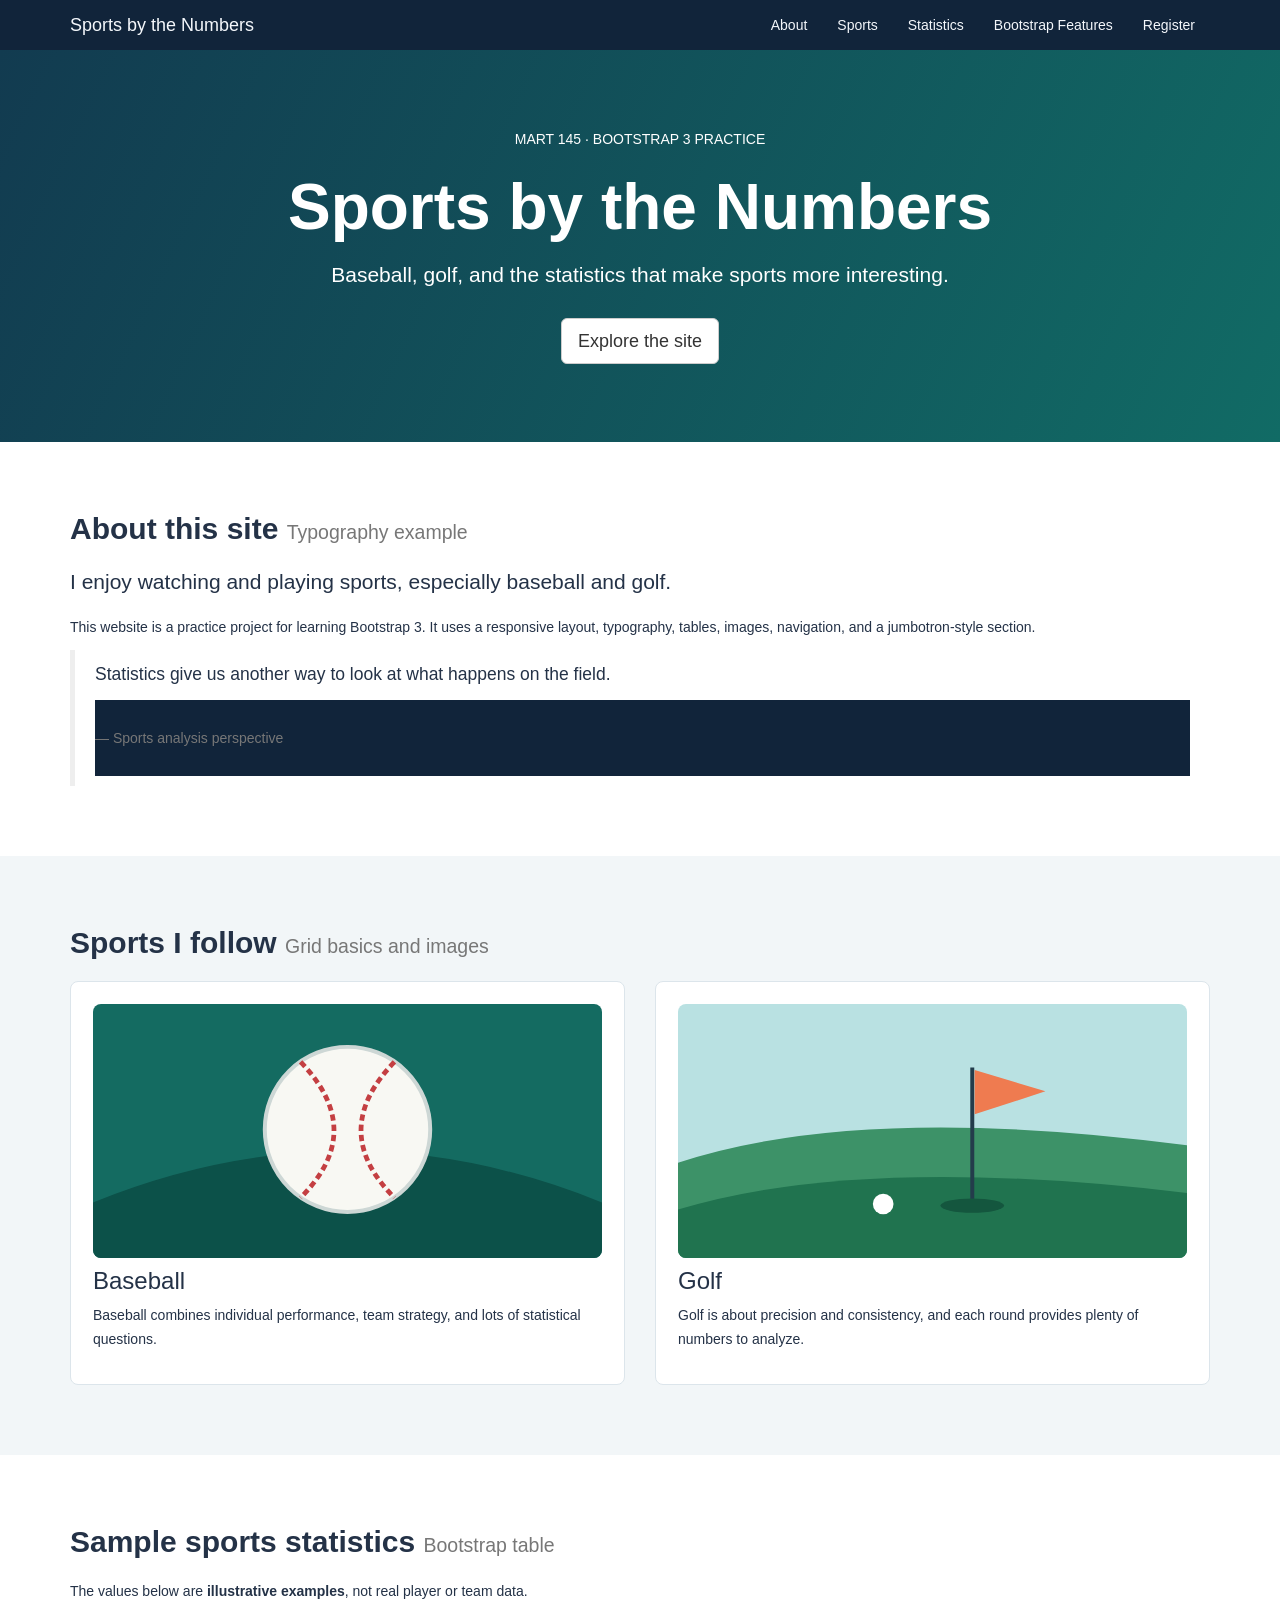
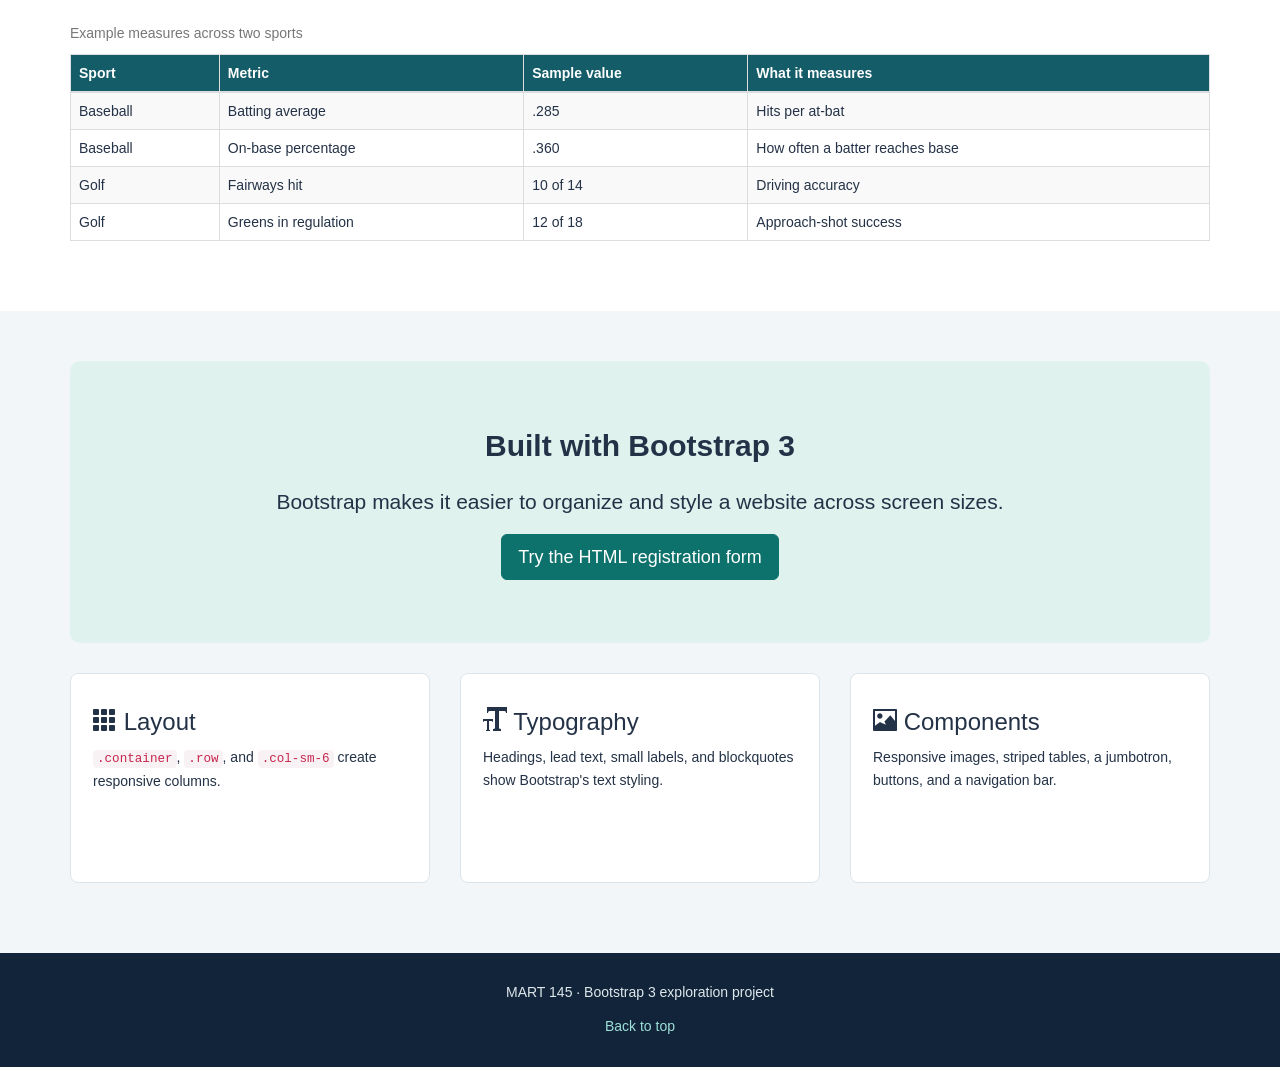
<file: index.html>
<!DOCTYPE html>
<html lang="en">
<head>
  <meta charset="utf-8">
  <meta name="viewport" content="width=device-width, initial-scale=1">
  <meta name="description" content="A Bootstrap 3 sports website exploring baseball, golf, and statistics.">
  <title>Sports by the Numbers | Bootstrap Project</title>
  <!-- Bootstrap 3 CSS linked through a CDN; no download required. -->
  <link rel="stylesheet" href="https://maxcdn.bootstrapcdn.com/bootstrap/3.4.1/css/bootstrap.min.css">
  <link rel="stylesheet" href="styles.css">
</head>
<body id="top">
  <nav class="navbar navbar-inverse" aria-label="Main navigation">
    <div class="container">
      <div class="navbar-header">
        <button type="button" class="navbar-toggle collapsed" data-toggle="collapse" data-target="#main-nav" aria-expanded="false" aria-controls="main-nav">
          <span class="sr-only">Toggle navigation</span>
          <span class="icon-bar"></span><span class="icon-bar"></span><span class="icon-bar"></span>
        </button>
        <a class="navbar-brand" href="#top">Sports by the Numbers</a>
      </div>
      <div class="collapse navbar-collapse" id="main-nav">
        <ul class="nav navbar-nav navbar-right">
          <li><a href="#about">About</a></li><li><a href="#sports">Sports</a></li><li><a href="#numbers">Statistics</a></li><li><a href="#bootstrap">Bootstrap Features</a></li>
          <li><a href="../HTML%20Forms/registration.html">Register</a></li>
        </ul>
      </div>
    </div>
  </nav>
  <header class="hero text-center">
    <div class="container">
      <p class="text-uppercase">MART 145 · Bootstrap 3 practice</p>
      <h1>Sports by the Numbers</h1>
      <p class="lead">Baseball, golf, and the statistics that make sports more interesting.</p>
      <a href="#sports" class="btn btn-default btn-lg">Explore the site</a>
    </div>
  </header>
  <main>
    <section class="section" id="about"><div class="container">
      <h2>About this site <small>Typography example</small></h2>
      <p class="lead">I enjoy watching and playing sports, especially baseball and golf.</p>
      <p>This website is a practice project for learning Bootstrap 3. It uses a responsive layout, typography, tables, images, navigation, and a jumbotron-style section.</p>
      <blockquote><p>Statistics give us another way to look at what happens on the field.</p><footer>Sports analysis perspective</footer></blockquote>
    </div></section>
    <section class="section section-alt" id="sports"><div class="container">
      <h2>Sports I follow <small>Grid basics and images</small></h2>
      <div class="row">
        <div class="col-sm-6"><article class="feature-card">
          <img class="img-responsive sport-image" src="images/baseball.svg" alt="Illustration of a baseball on a green field">
          <h3>Baseball</h3><p>Baseball combines individual performance, team strategy, and lots of statistical questions.</p>
        </article></div>
        <div class="col-sm-6"><article class="feature-card">
          <img class="img-responsive sport-image" src="images/golf.svg" alt="Illustration of a golf green, flag, and ball">
          <h3>Golf</h3><p>Golf is about precision and consistency, and each round provides plenty of numbers to analyze.</p>
        </article></div>
      </div>
    </div></section>
    <section class="section" id="numbers"><div class="container">
      <h2>Sample sports statistics <small>Bootstrap table</small></h2>
      <p>The values below are <strong>illustrative examples</strong>, not real player or team data.</p>
      <div class="table-responsive"><table class="table table-striped table-bordered table-hover">
        <caption>Example measures across two sports</caption>
        <thead><tr><th scope="col">Sport</th><th scope="col">Metric</th><th scope="col">Sample value</th><th scope="col">What it measures</th></tr></thead>
        <tbody><tr><td>Baseball</td><td>Batting average</td><td>.285</td><td>Hits per at-bat</td></tr>
        <tr><td>Baseball</td><td>On-base percentage</td><td>.360</td><td>How often a batter reaches base</td></tr>
        <tr><td>Golf</td><td>Fairways hit</td><td>10 of 14</td><td>Driving accuracy</td></tr>
        <tr><td>Golf</td><td>Greens in regulation</td><td>12 of 18</td><td>Approach-shot success</td></tr></tbody>
      </table></div>
    </div></section>
    <section class="section section-alt" id="bootstrap"><div class="container">
      <div class="jumbotron custom-jumbo text-center"><h2>Built with Bootstrap 3</h2>
        <p>Bootstrap makes it easier to organize and style a website across screen sizes.</p>
        <p><a class="btn btn-accent btn-lg" href="../HTML%20Forms/registration.html">Try the HTML registration form</a></p>
      </div>
      <div class="row">
        <div class="col-sm-4"><div class="feature-card"><h3><span class="glyphicon glyphicon-th" aria-hidden="true"></span> Layout</h3><p><code>.container</code>, <code>.row</code>, and <code>.col-sm-6</code> create responsive columns.</p></div></div>
        <div class="col-sm-4"><div class="feature-card"><h3><span class="glyphicon glyphicon-text-size" aria-hidden="true"></span> Typography</h3><p>Headings, lead text, small labels, and blockquotes show Bootstrap's text styling.</p></div></div>
        <div class="col-sm-4"><div class="feature-card"><h3><span class="glyphicon glyphicon-picture" aria-hidden="true"></span> Components</h3><p>Responsive images, striped tables, a jumbotron, buttons, and a navigation bar.</p></div></div>
      </div>
    </div></section>
  </main>
  <footer><div class="container text-center"><p>MART 145 · Bootstrap 3 exploration project</p><a href="#top">Back to top</a></div></footer>
  <script src="https://ajax.googleapis.com/ajax/libs/jquery/3.7.1/jquery.min.js"></script>
  <script src="https://maxcdn.bootstrapcdn.com/bootstrap/3.4.1/js/bootstrap.min.js"></script>
</body>
</html>
</file>
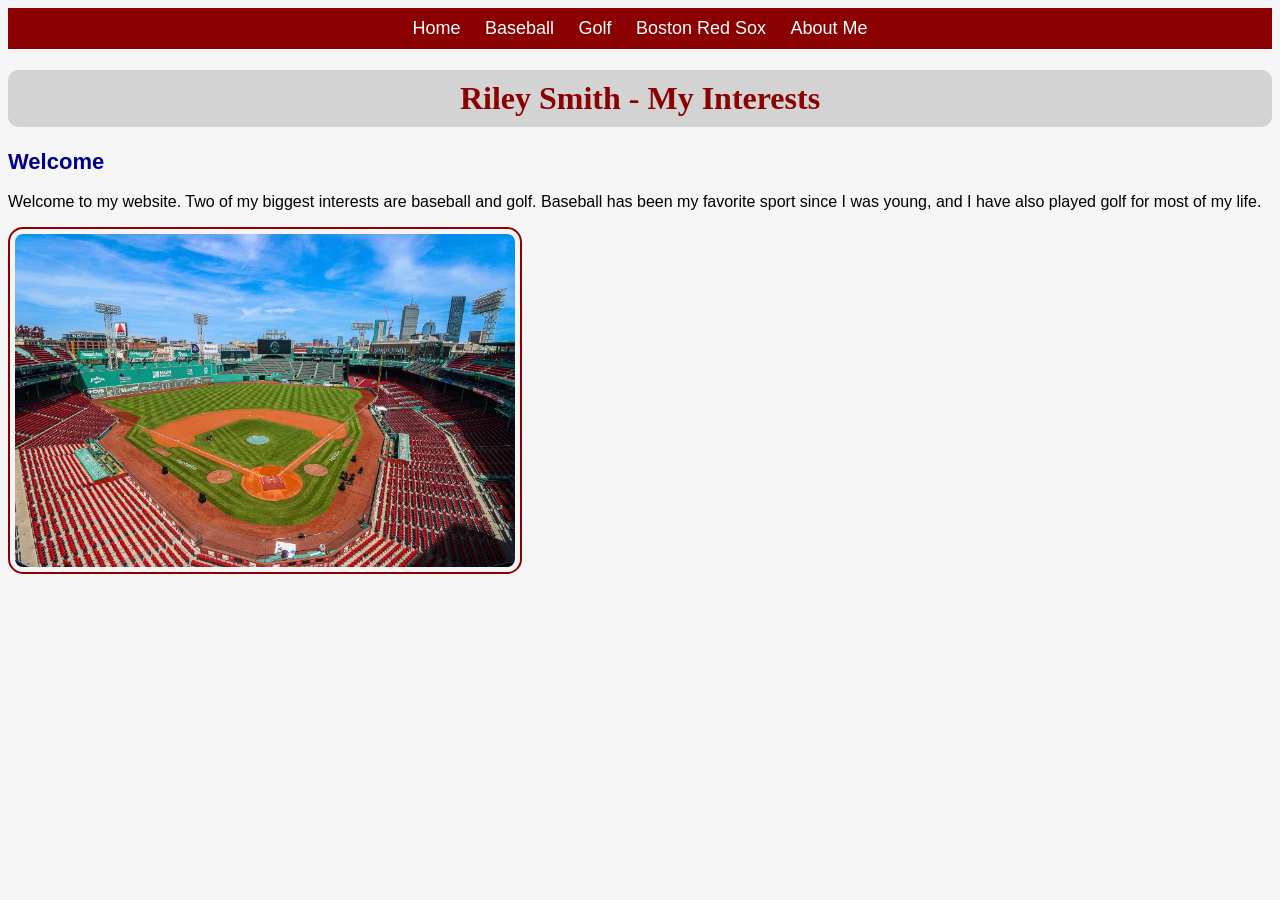
<file: five-page-website/index.html>
<!DOCTYPE html>

<html lang="en">

<head>
    <meta charset="UTF-8">
    <title>Riley Smith - My Interests</title>
    <link rel="stylesheet" href="styles.css">
</head>

<body>
    <div class="navbar">
    <ul>
        <li><a href="index.html">Home</a></li>
        <li><a href="Baseball.html">Baseball</a></li>
        <li><a href="golf.html">Golf</a></li>
        <li><a href="redsox.html">Boston Red Sox</a></li>
        <li><a href="about.html">About Me</a></li>
    </ul>
    </div>
    
    <h1>Riley Smith - My Interests</h1>

    <h2>Welcome</h2>

    <p>
        Welcome to my website. Two of my biggest interests are baseball
        and golf. Baseball has been my favorite sport since I was young,
        and I have also played golf for most of my life.
    </p>

    <img src="Fenway-Park-field.jpg"
         alt="View of Fenway Park baseball field"
         width="500">

</body>

</html>
</file>
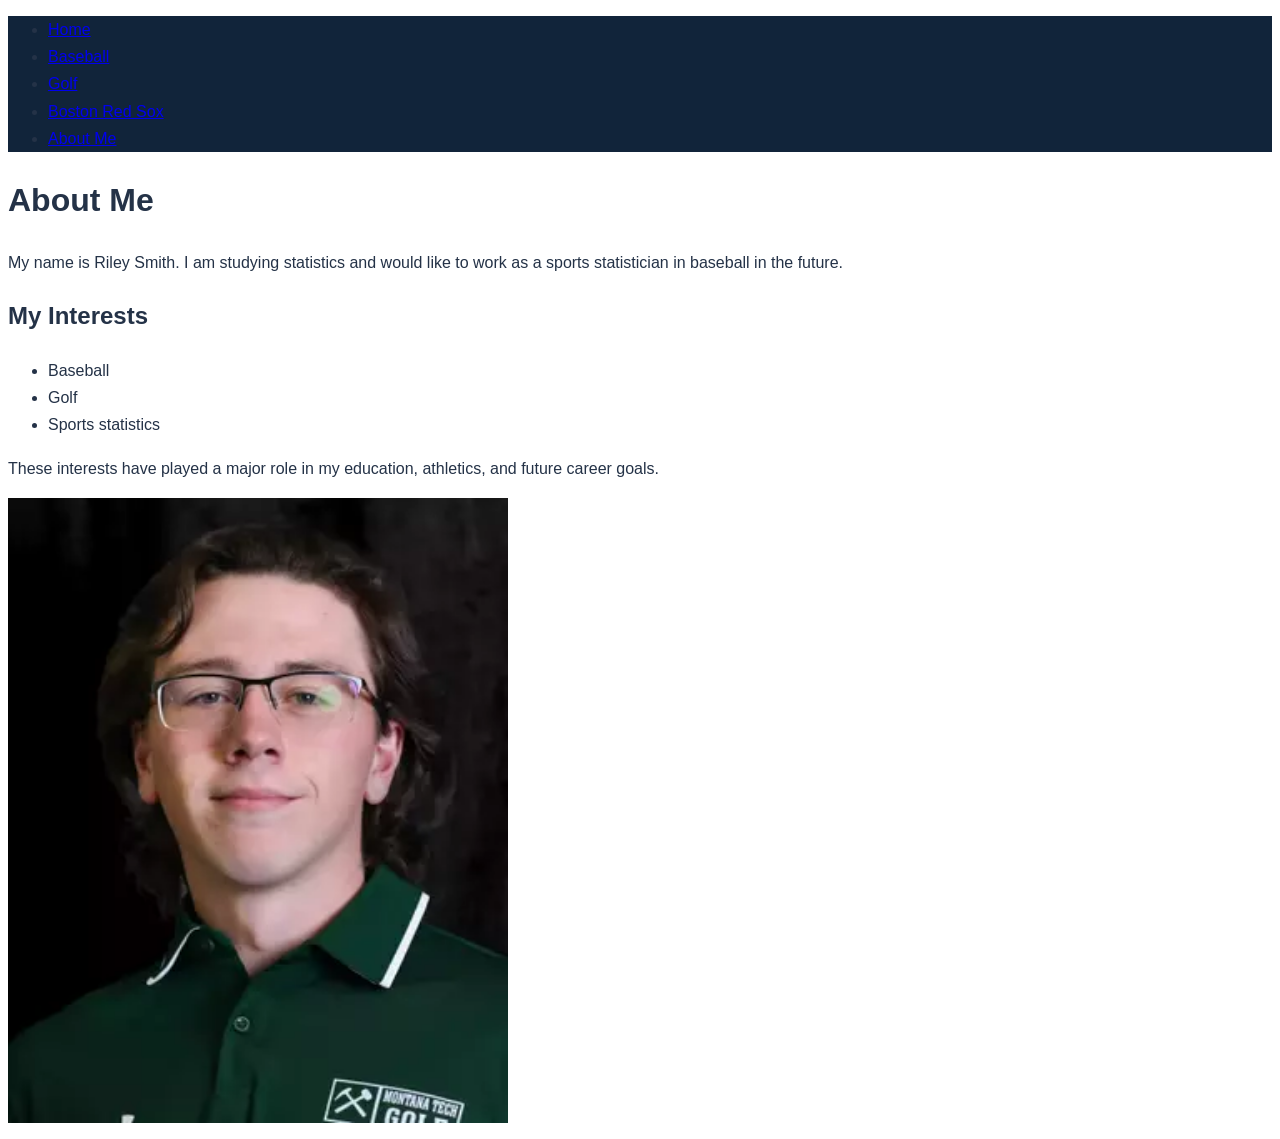
<file: about.html>
<!DOCTYPE html>
<html lang="en">

<head>
    <meta charset="UTF-8">
    <title>About Me</title>
    <link rel="stylesheet" href="styles.css">
</head>

<body>
    <div class="navbar">
    <ul>
        <li><a href="index.html">Home</a></li>
        <li><a href="Baseball.html">Baseball</a></li>
        <li><a href="golf.html">Golf</a></li>
        <li><a href="redsox.html">Boston Red Sox</a></li>
        <li><a href="about.html">About Me</a></li>
    </ul>
    </div>
    
    <h1>About Me</h1>

    <p>
        My name is Riley Smith. I am studying statistics and would like
        to work as a sports statistician in baseball in the future.
    </p>

    <h2>My Interests</h2>

    <ul>
        <li>Baseball</li>
        <li>Golf</li>
        <li>Sports statistics</li>
    </ul>

    <p>
        These interests have played a major role in my education,
        athletics, and future career goals.
    </p>

    <img src="MyGolf.jpeg" alt="Picture of me at Montana Tech" width="500">

</body>

</html>
</file>
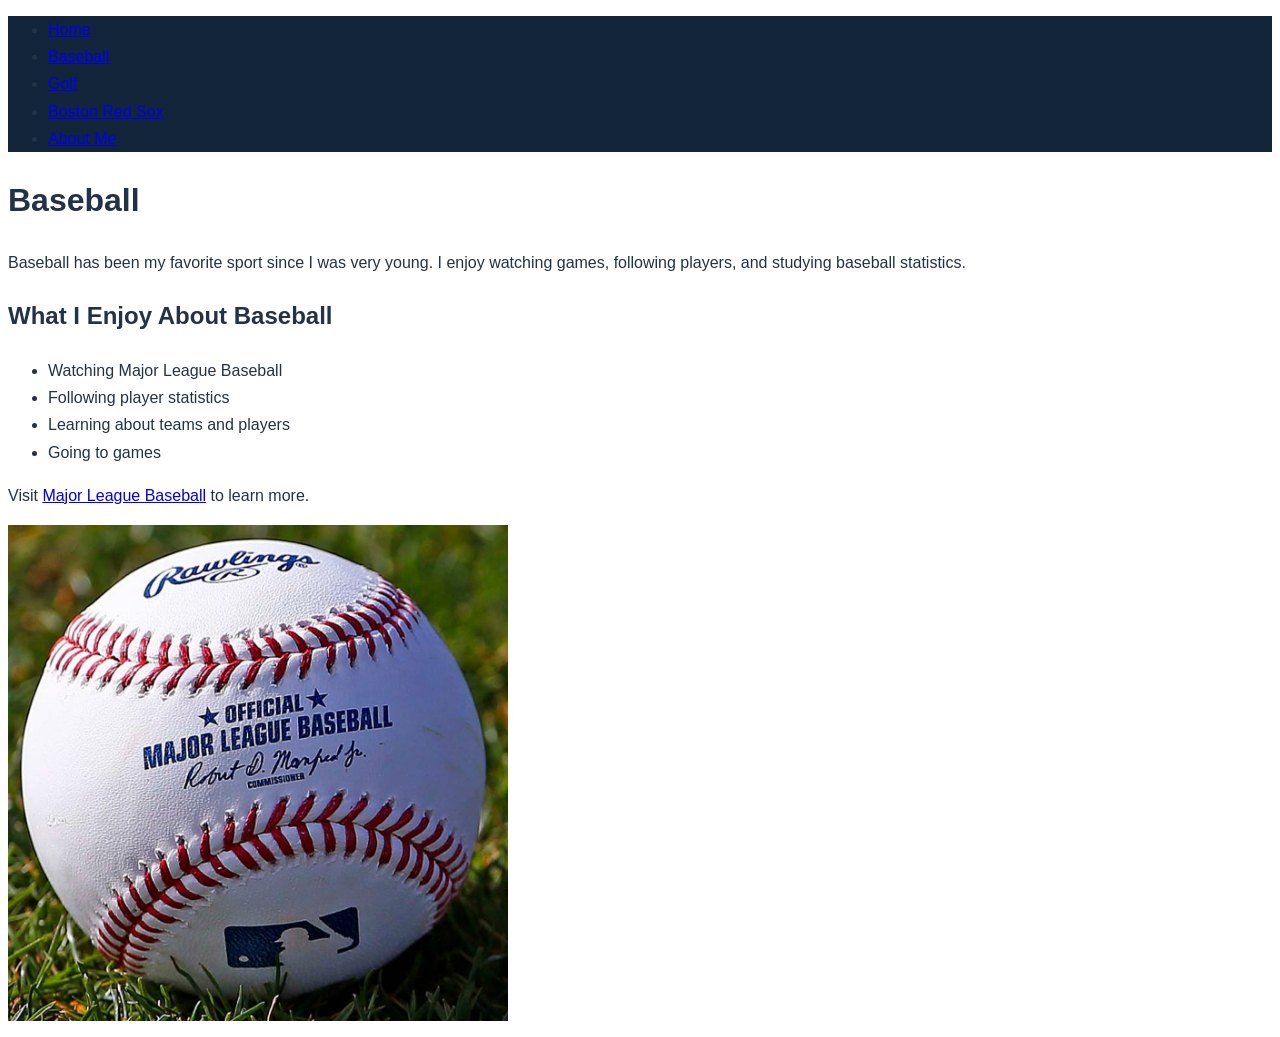
<file: Baseball.html>
<!DOCTYPE html>

<html lang="en">

<head>
    <meta charset="UTF-8">
    <title>Baseball</title>
    <link rel="stylesheet" href="styles.css">
</head>

<body>

    <div class="navbar">
    <ul>
        <li><a href="index.html">Home</a></li>
        <li><a href="Baseball.html">Baseball</a></li>
        <li><a href="golf.html">Golf</a></li>
        <li><a href="redsox.html">Boston Red Sox</a></li>
        <li><a href="about.html">About Me</a></li>
    </ul>
    </div>

    <h1>Baseball</h1>

    <p>
        Baseball has been my favorite sport since I was very young.
        I enjoy watching games, following players, and studying baseball
        statistics.
    </p>

    <h2>What I Enjoy About Baseball</h2>

    <ul>
        <li>Watching Major League Baseball</li>
        <li>Following player statistics</li>
        <li>Learning about teams and players</li>
        <li>Going to games</li>
    </ul>

    <p>
        Visit
        <a href="https://www.mlb.com/">Major League Baseball</a>
        to learn more.
    </p>

    <img src="baseball.jpg" alt="Baseball" width="500">

</body>

</html>
</file>
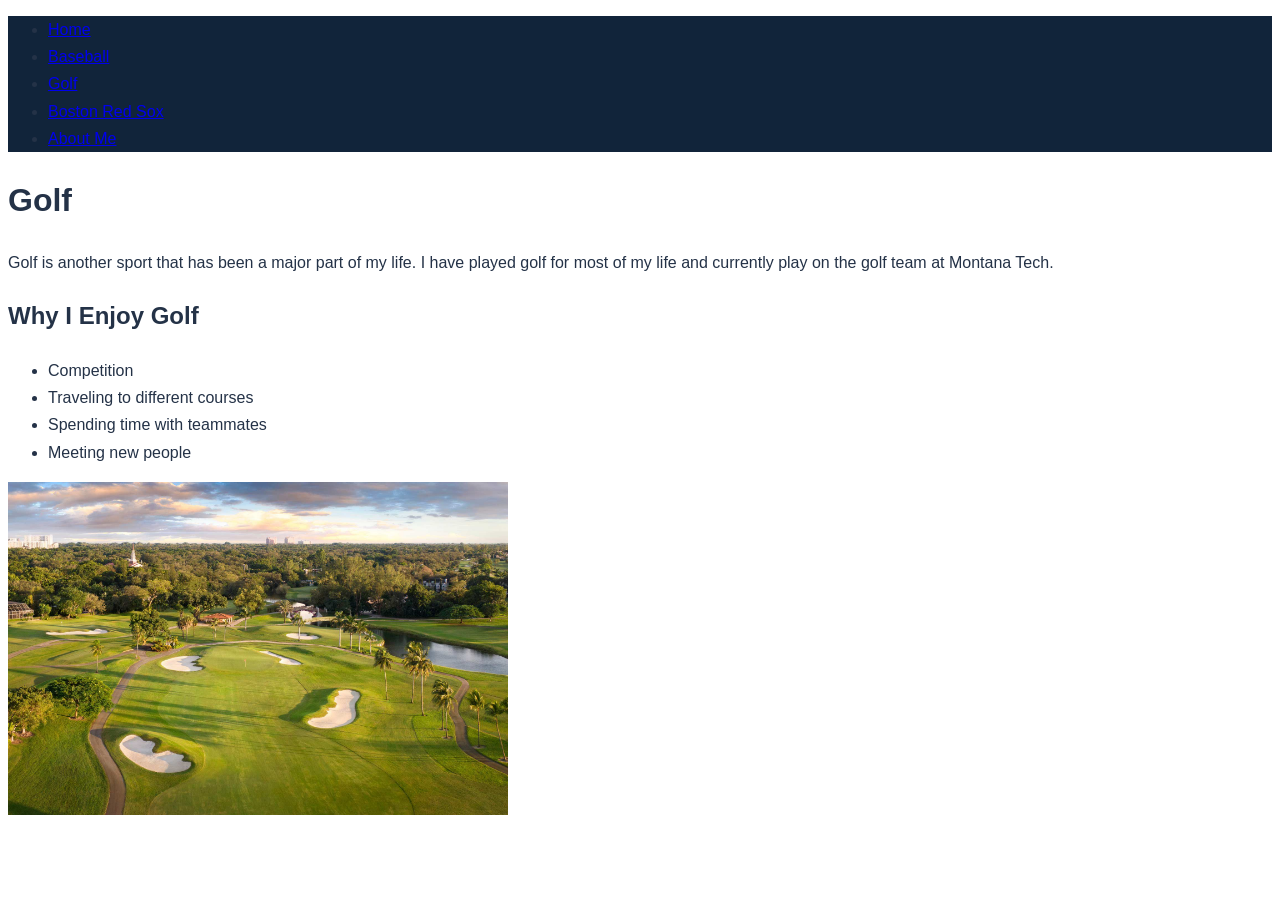
<file: golf.html>
<!DOCTYPE html>
<html lang="en">

<head>
    <meta charset="UTF-8">
    <title>Golf</title>
    <link rel="stylesheet" href="styles.css">
</head>

<body>
    <div class="navbar">
    <ul>
        <li><a href="index.html">Home</a></li>
        <li><a href="Baseball.html">Baseball</a></li>
        <li><a href="golf.html">Golf</a></li>
        <li><a href="redsox.html">Boston Red Sox</a></li>
        <li><a href="about.html">About Me</a></li>
    </ul>
    </div>
    
    <h1>Golf</h1>

    <p>
        Golf is another sport that has been a major part of my life.
        I have played golf for most of my life and currently play on
        the golf team at Montana Tech.
    </p>

    <h2>Why I Enjoy Golf</h2>

    <ul>
        <li>Competition</li>
        <li>Traveling to different courses</li>
        <li>Spending time with teammates</li>
        <li>Meeting new people</li>
    </ul>

    <img src="golf.jpg" alt="Golf course" width="500">


</body>

</html>
</file>
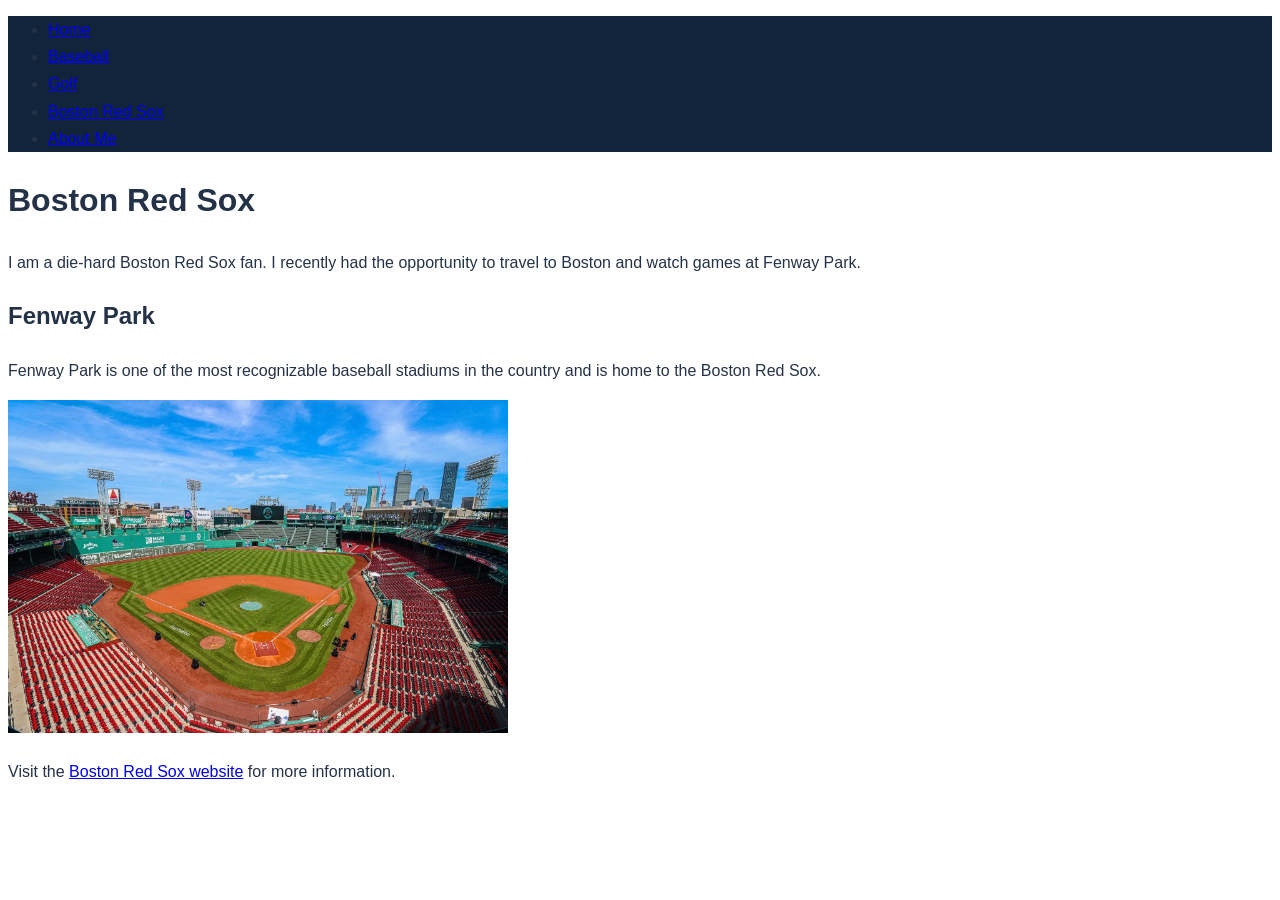
<file: redsox.html>
<!DOCTYPE html>

<html lang="en">

<head>
    <meta charset="UTF-8">
    <title>Boston Red Sox</title>
    <link rel="stylesheet" href="styles.css">
</head>

<body>
    <div class="navbar">
    <ul>
        <li><a href="index.html">Home</a></li>
        <li><a href="Baseball.html">Baseball</a></li>
        <li><a href="golf.html">Golf</a></li>
        <li><a href="redsox.html">Boston Red Sox</a></li>
        <li><a href="about.html">About Me</a></li>
    </ul>
    </div>
    
    <h1>Boston Red Sox</h1>

    <p>
        I am a die-hard Boston Red Sox fan. I recently had the opportunity
        to travel to Boston and watch games at Fenway Park.
    </p>

    <h2>Fenway Park</h2>

    <p>
        Fenway Park is one of the most recognizable baseball stadiums
        in the country and is home to the Boston Red Sox.
    </p>

    <img src="Fenway-Park-field.jpg"
         alt="Fenway Park in Boston"
         width="500">

    <p>
        Visit the
        <a href="https://www.mlb.com/redsox">Boston Red Sox website</a>
        for more information.
    </p>

</body>

</html>
</file>
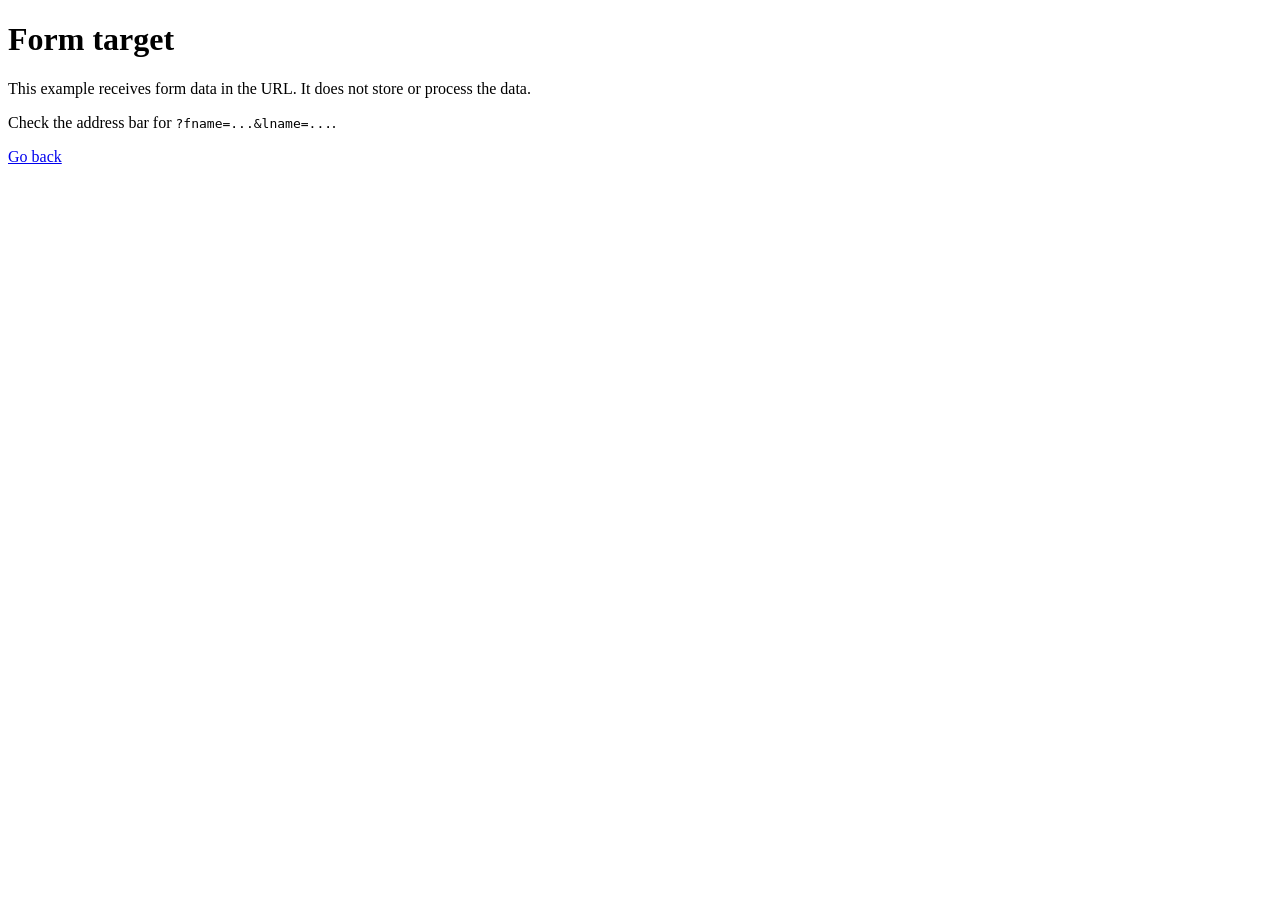
<file: HTML Forms/formtarget.html>
<!DOCTYPE html><html lang="en"><head><meta charset="utf-8"><title>GET Form Target</title></head><body>
<h1>Form target</h1><p>This example receives form data in the URL. It does not store or process the data.</p>
<p>Check the address bar for <code>?fname=...&amp;lname=...</code>.</p>
<p><a href="formtry.html">Go back</a></p></body></html>
</file>
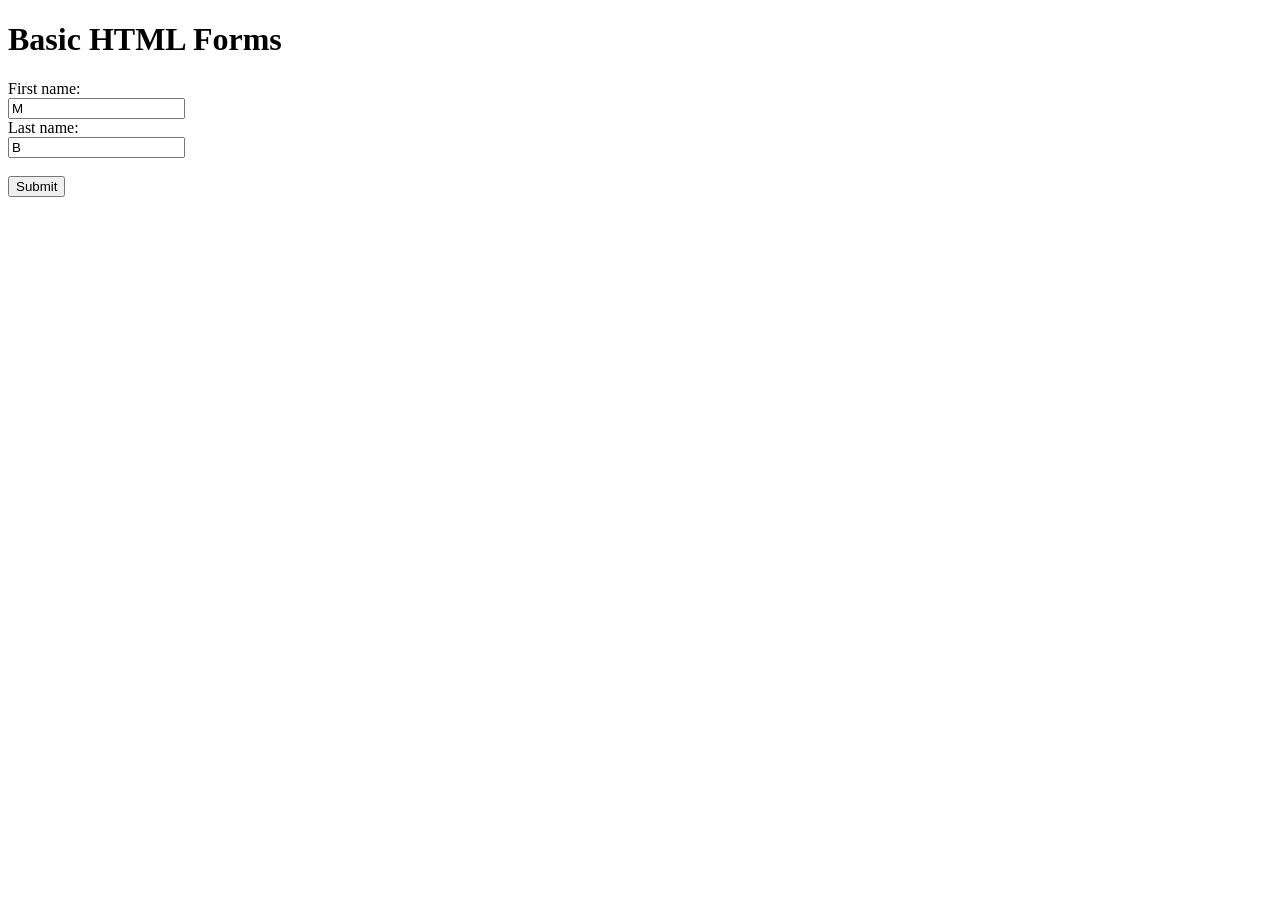
<file: HTML Forms/formtry.html>
<!DOCTYPE html><html lang="en"><head><meta charset="utf-8"><title>Basic GET Form Example</title></head><body>
<h1>Basic HTML Forms</h1>
<form action="formtarget.html" method="get">
  <label for="fname">First name:</label><br>
  <input type="text" id="fname" name="fname" value="M"><br>
  <label for="lname">Last name:</label><br>
  <input type="text" id="lname" name="lname" value="B"><br><br>
  <input type="submit" value="Submit">
</form></body></html>
</file>
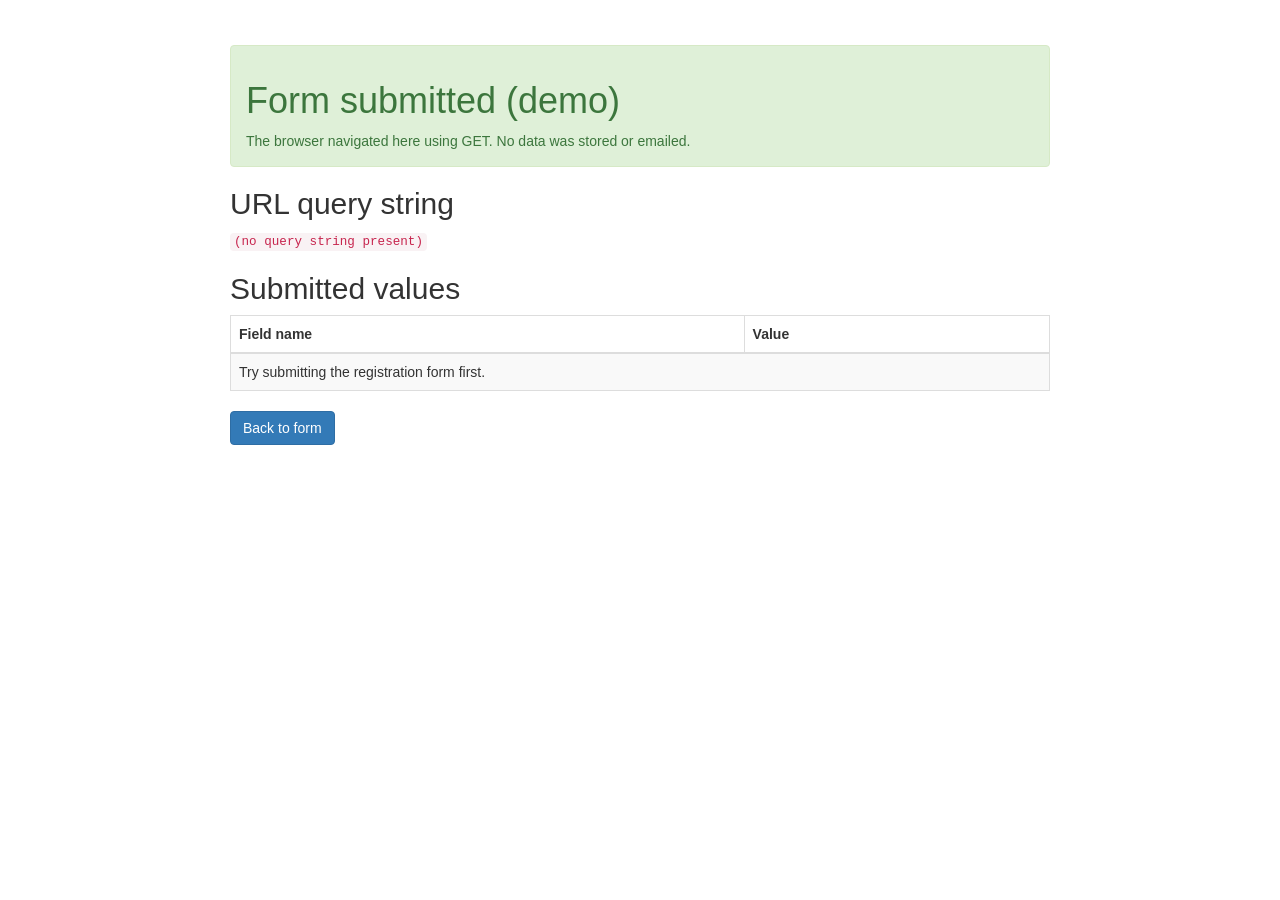
<file: HTML Forms/results.html>
<!DOCTYPE html><html lang="en"><head><meta charset="utf-8"><meta name="viewport" content="width=device-width, initial-scale=1"><title>Form Results | MART 145</title>
<link rel="stylesheet" href="https://maxcdn.bootstrapcdn.com/bootstrap/3.4.1/css/bootstrap.min.css"><style>main{max-width:850px;margin:45px auto}code{overflow-wrap:anywhere}</style></head>
<body><main class="container"><div class="alert alert-success"><h1>Form submitted (demo)</h1><p>The browser navigated here using GET. No data was stored or emailed.</p></div>
<h2>URL query string</h2><p><code id="query"></code></p>
<h2>Submitted values</h2><div class="table-responsive"><table class="table table-bordered table-striped"><thead><tr><th>Field name</th><th>Value</th></tr></thead><tbody id="fields"></tbody></table></div>
<p><a href="registration.html" class="btn btn-primary">Back to form</a></p>
<script>
(function(){
  var params = new URLSearchParams(window.location.search);
  document.getElementById('query').textContent = window.location.search || '(no query string present)';
  var tbody = document.getElementById('fields');
  params.forEach(function(value,key){var tr=document.createElement('tr');var td1=document.createElement('td');var td2=document.createElement('td');td1.textContent=key;td2.textContent=value;tr.appendChild(td1);tr.appendChild(td2);tbody.appendChild(tr);});
  if (!window.location.search){var tr=document.createElement('tr');var td=document.createElement('td');td.colSpan=2;td.textContent='Try submitting the registration form first.';tr.appendChild(td);tbody.appendChild(tr);}
}());
</script></main></body></html>
</file>
<file: styles.css>
body {font-family: 'Helvetica Neue',Arial,sans-serif;color:#243247;line-height:1.7;}
.navbar {border-radius:0;margin-bottom:0;border:0;background:#11243a;}
.navbar-inverse .navbar-brand,.navbar-inverse .navbar-nav>li>a {color:#f4f7fb;}
.navbar-inverse .navbar-nav>li>a:hover{color:#9de0d8;}
.hero{background:linear-gradient(115deg,#123b50,#116b65);color:#fff;padding:78px 20px;}
.hero h1{font-weight:700;font-size:clamp(38px,5vw,64px);}
.hero .lead{max-width:740px;margin:18px auto 28px;}
.section{padding:50px 0;}.section-alt{background:#f2f6f8;}
.section h2{margin-bottom:22px;font-weight:650;}.feature-card{background:white;border:1px solid #dce5eb;padding:22px;border-radius:8px;margin-bottom:20px;min-height:210px;}
.feature-card h3{margin-top:10px;}.sport-image{max-height:260px;width:100%;object-fit:cover;border-radius:8px;}
.jumbotron.custom-jumbo{background:#dff2ee;border-radius:10px;}.btn-accent{background:#0d716c;color:#fff;border-color:#0d716c;}.btn-accent:hover{background:#095d58;color:#fff;}
.table>thead>tr>th{background:#145c68;color:#fff;}footer{background:#11243a;color:#dfe8eb;padding:28px 0;}footer a{color:#9de0d8;}
</file>
<file: five-page-website/styles.css>
body {
    background-color: whitesmoke;
    font-family: Arial, sans-serif;
}

h1 {
    font-family: Georgia, serif;
    font-size: 32px;
    color: darkred;
    text-align: center;
    background-color: lightgray;
    padding: 10px;
    border-radius: 10px;
}

h2 {
    font-size: 22px;
    color: darkblue;
}

p {
    font-size: 16px;
}

li {
    font-size: 16px;
}

a {
    color: darkred;
}

img {
    border: 2px solid darkred;
    border-radius: 15px;
    padding: 5px;
}

.navbar {
    background-color: darkred;
    padding: 10px;
    text-align: center;
}

.navbar ul {
    list-style-type: none;
    margin: 0;
    padding: 0;
}

.navbar li {
    display: inline-block;
    margin: 0 10px;
}

.navbar a {
    color: white;
    text-decoration: none;
    font-size: 18px;
}

.navbar a:hover {
    text-decoration: underline;
}
</file>
